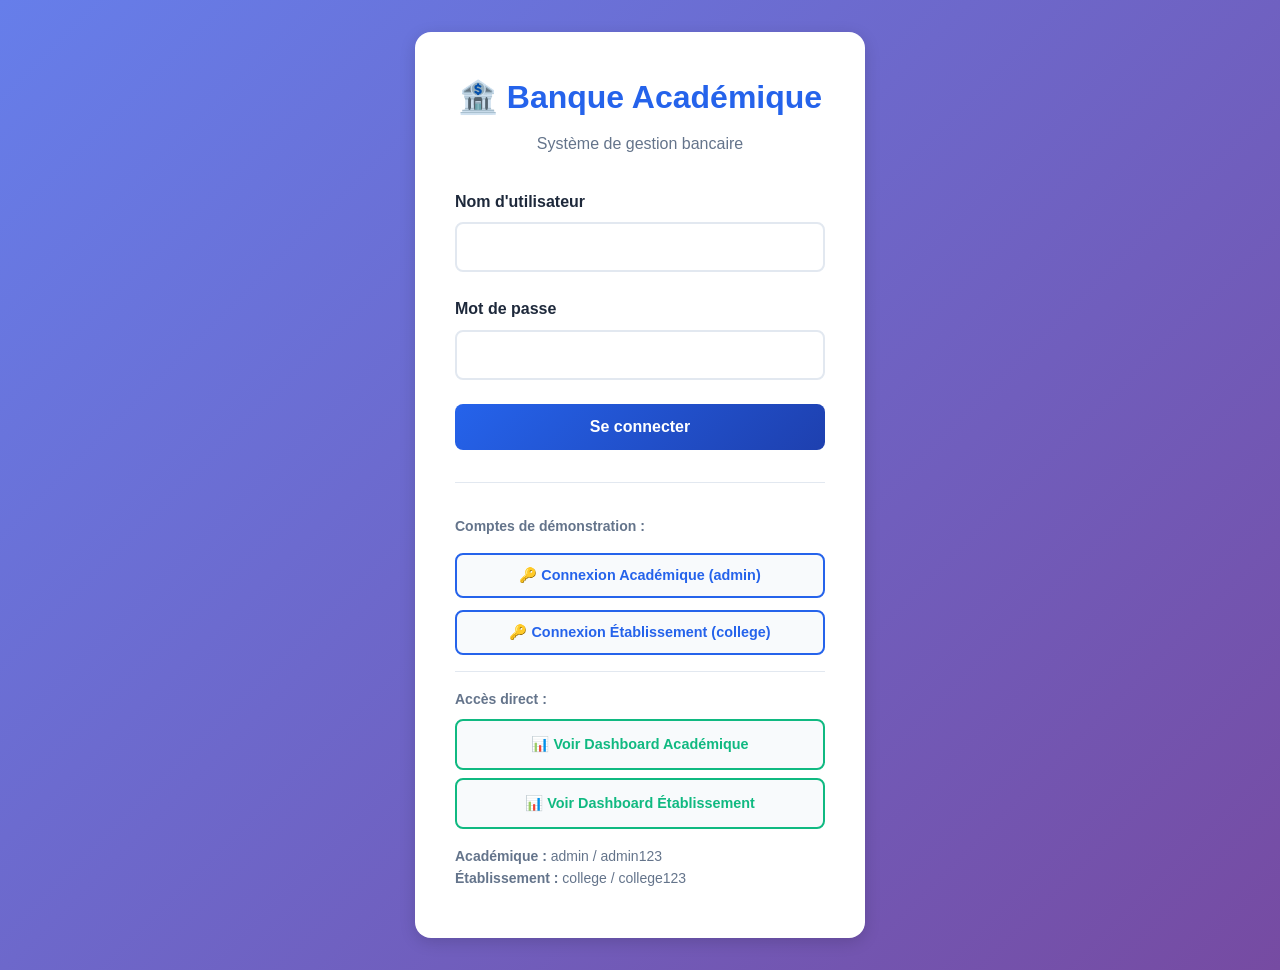
<file: index.html>
<!DOCTYPE html>
<html lang="fr">
<head>
    <meta charset="UTF-8">
    <meta name="viewport" content="width=device-width, initial-scale=1.0">
    <title>Banque Académique - Connexion</title>
    <link rel="stylesheet" href="style.css">
</head>
<body class="login-page">
    <div class="login-container">
        <div class="login-box">
            <div class="login-header">
                <h1>🏦 Banque Académique</h1>
                <p>Système de gestion bancaire</p>
            </div>
            
            <form id="loginForm" class="login-form">
                <div class="form-group">
                    <label for="username">Nom d'utilisateur</label>
                    <input type="text" id="username" name="username" required autocomplete="username">
                </div>
                
                <div class="form-group">
                    <label for="password">Mot de passe</label>
                    <input type="password" id="password" name="password" required autocomplete="current-password">
                </div>
                
                <div id="loginMessage" class="message"></div>
                
                <button type="submit" class="btn-primary" id="submitBtn">Se connecter</button>
            </form>
            
            <div class="login-info">
                <p><strong>Comptes de démonstration :</strong></p>
                <div class="quick-login-buttons">
                    <button class="btn-quick-login" id="btnLoginAdmin" onclick="quickLogin('admin', 'admin123')">
                        🔑 Connexion Académique (admin)
                    </button>
                    <button class="btn-quick-login" id="btnLoginCollege" onclick="quickLogin('college', 'college123')">
                        🔑 Connexion Établissement (college)
                    </button>
                </div>
                <div style="margin-top: 1rem; padding-top: 1rem; border-top: 1px solid var(--border-color);">
                    <p style="margin-bottom: 0.5rem; font-size: 0.875rem;">
                        <strong>Accès direct :</strong>
                    </p>
                    <a href="dashboard-academique.html" class="btn-direct-link" onclick="event.preventDefault(); goToDashboard('academique');">
                        📊 Voir Dashboard Académique
                    </a>
                    <a href="dashboard-etablissement.html" class="btn-direct-link" onclick="event.preventDefault(); goToDashboard('etablissement');">
                        📊 Voir Dashboard Établissement
                    </a>
                </div>
                <p style="margin-top: 1rem; font-size: 0.875rem;">
                    <strong>Académique :</strong> admin / admin123<br>
                    <strong>Établissement :</strong> college / college123
                </p>
            </div>
        </div>
    </div>
    
    <script src="data.js"></script>
    <script>
        // S'assurer que initData est appelée immédiatement
        if (typeof initData === 'function') {
            initData();
        }
    </script>
    <script src="auth.js"></script>
    <script src="app.js"></script>
    <script>
        // Vérification finale que tout est chargé
        window.addEventListener('load', () => {
            console.log('Page chargée. Fonctions disponibles:');
            console.log('initData:', typeof initData);
            console.log('login:', typeof login);
            console.log('quickLogin:', typeof quickLogin);
            console.log('goToDashboard:', typeof goToDashboard);
        });
    </script>
</body>
</html>
</file>
<file: style.css>
* {
    margin: 0;
    padding: 0;
    box-sizing: border-box;
}

:root {
    --primary-color: #2563eb;
    --primary-dark: #1e40af;
    --secondary-color: #64748b;
    --success-color: #10b981;
    --error-color: #ef4444;
    --warning-color: #f59e0b;
    --bg-color: #ffffff;
    --bg-light: #f8fafc;
    --bg-dark: #1e293b;
    --text-color: #1e293b;
    --text-light: #64748b;
    --border-color: #e2e8f0;
    --shadow: 0 2px 8px rgba(0, 0, 0, 0.1);
    --shadow-lg: 0 4px 16px rgba(0, 0, 0, 0.15);
}

body {
    font-family: -apple-system, BlinkMacSystemFont, 'Segoe UI', Roboto, 'Helvetica Neue', Arial, sans-serif;
    line-height: 1.6;
    color: var(--text-color);
    background-color: var(--bg-light);
}

/* Page de connexion */
.login-page {
    background: linear-gradient(135deg, #667eea 0%, #764ba2 100%);
    min-height: 100vh;
    display: flex;
    align-items: center;
    justify-content: center;
    padding: 2rem;
}

.login-container {
    width: 100%;
    max-width: 450px;
}

.login-box {
    background: var(--bg-color);
    border-radius: 16px;
    padding: 2.5rem;
    box-shadow: var(--shadow-lg);
}

.login-header {
    text-align: center;
    margin-bottom: 2rem;
}

.login-header h1 {
    font-size: 2rem;
    color: var(--primary-color);
    margin-bottom: 0.5rem;
}

.login-header p {
    color: var(--text-light);
}

.login-form .form-group {
    margin-bottom: 1.5rem;
}

.login-form label {
    display: block;
    margin-bottom: 0.5rem;
    font-weight: 600;
    color: var(--text-color);
}

.login-form input {
    width: 100%;
    padding: 0.875rem;
    border: 2px solid var(--border-color);
    border-radius: 8px;
    font-size: 1rem;
    transition: all 0.3s;
}

.login-form input:focus {
    outline: none;
    border-color: var(--primary-color);
    box-shadow: 0 0 0 3px rgba(37, 99, 235, 0.1);
}

.btn-primary {
    width: 100%;
    padding: 0.875rem;
    background: linear-gradient(135deg, var(--primary-color) 0%, var(--primary-dark) 100%);
    color: white;
    border: none;
    border-radius: 8px;
    font-size: 1rem;
    font-weight: 600;
    cursor: pointer;
    transition: all 0.3s;
}

.btn-primary:hover {
    transform: translateY(-2px);
    box-shadow: var(--shadow-lg);
}

.login-info {
    margin-top: 2rem;
    padding-top: 2rem;
    border-top: 1px solid var(--border-color);
    font-size: 0.875rem;
    color: var(--text-light);
}

.login-info p {
    margin-bottom: 0.5rem;
}

.quick-login-buttons {
    display: flex;
    flex-direction: column;
    gap: 0.75rem;
    margin-top: 1rem;
}

.btn-quick-login {
    padding: 0.75rem 1rem;
    background: var(--bg-light);
    border: 2px solid var(--primary-color);
    color: var(--primary-color);
    border-radius: 8px;
    cursor: pointer;
    font-weight: 600;
    font-size: 0.9rem;
    transition: all 0.3s;
    width: 100%;
}

.btn-quick-login:hover {
    background: var(--primary-color);
    color: white;
    transform: translateY(-2px);
    box-shadow: var(--shadow);
}

.btn-direct-link {
    display: block;
    padding: 0.75rem 1rem;
    background: var(--bg-light);
    border: 2px solid var(--success-color);
    color: var(--success-color);
    border-radius: 8px;
    cursor: pointer;
    font-weight: 600;
    font-size: 0.9rem;
    text-decoration: none;
    text-align: center;
    margin-bottom: 0.5rem;
    transition: all 0.3s;
}

.btn-direct-link:hover {
    background: var(--success-color);
    color: white;
    transform: translateY(-2px);
    box-shadow: var(--shadow);
}

/* Navbar */
.navbar {
    background: var(--bg-dark);
    color: white;
    padding: 1rem 0;
    box-shadow: var(--shadow);
}

.nav-container {
    max-width: 1400px;
    margin: 0 auto;
    padding: 0 2rem;
    display: flex;
    justify-content: space-between;
    align-items: center;
}

.navbar h1 {
    font-size: 1.5rem;
}

.nav-user {
    display: flex;
    align-items: center;
    gap: 1rem;
}

.btn-logout {
    padding: 0.5rem 1rem;
    background: var(--error-color);
    color: white;
    border: none;
    border-radius: 6px;
    cursor: pointer;
    font-weight: 500;
    transition: all 0.3s;
}

.btn-logout:hover {
    background: #dc2626;
}

/* Container */
.container {
    max-width: 1400px;
    margin: 0 auto;
    padding: 2rem;
}

/* Dashboard Grid */
.dashboard-grid {
    display: grid;
    grid-template-columns: 250px 1fr;
    gap: 2rem;
}

/* Sidebar */
.sidebar {
    background: var(--bg-color);
    border-radius: 12px;
    padding: 1.5rem;
    box-shadow: var(--shadow);
    height: fit-content;
    position: sticky;
    top: 2rem;
}

.menu {
    list-style: none;
}

.menu li {
    margin-bottom: 0.5rem;
}

.menu a {
    display: block;
    padding: 0.75rem 1rem;
    color: var(--text-color);
    text-decoration: none;
    border-radius: 8px;
    transition: all 0.3s;
}

.menu a:hover,
.menu a.active {
    background: var(--primary-color);
    color: white;
}

/* Main Content */
.main-content {
    background: var(--bg-color);
    border-radius: 12px;
    padding: 2rem;
    box-shadow: var(--shadow);
}

.content-section {
    display: none;
}

.content-section.active {
    display: block;
}

.content-section h2 {
    font-size: 1.75rem;
    margin-bottom: 1.5rem;
    color: var(--text-color);
}

.section-content {
    margin-top: 1rem;
}

/* Forms */
.form-card {
    background: var(--bg-light);
    padding: 2rem;
    border-radius: 12px;
    margin-bottom: 2rem;
}

.form-row {
    display: grid;
    grid-template-columns: 1fr 1fr;
    gap: 1.5rem;
    margin-bottom: 1.5rem;
}

.form-group {
    margin-bottom: 1.5rem;
}

.form-group label {
    display: block;
    margin-bottom: 0.5rem;
    font-weight: 600;
    color: var(--text-color);
}

.form-group input,
.form-group select,
.form-group textarea {
    width: 100%;
    padding: 0.875rem;
    border: 2px solid var(--border-color);
    border-radius: 8px;
    font-size: 1rem;
    font-family: inherit;
    transition: all 0.3s;
}

.form-group input:focus,
.form-group select:focus,
.form-group textarea:focus {
    outline: none;
    border-color: var(--primary-color);
    box-shadow: 0 0 0 3px rgba(37, 99, 235, 0.1);
}

.form-group textarea {
    resize: vertical;
    min-height: 100px;
}

.btn-secondary {
    padding: 0.75rem 1.5rem;
    background: var(--secondary-color);
    color: white;
    border: none;
    border-radius: 8px;
    cursor: pointer;
    font-weight: 500;
    transition: all 0.3s;
}

.btn-secondary:hover {
    background: #475569;
}

.btn-danger {
    padding: 0.5rem 1rem;
    background: var(--error-color);
    color: white;
    border: none;
    border-radius: 6px;
    cursor: pointer;
    font-size: 0.875rem;
    transition: all 0.3s;
}

.btn-danger:hover {
    background: #dc2626;
}

/* Messages */
.message {
    padding: 1rem;
    border-radius: 8px;
    margin-top: 1rem;
    display: none;
}

.message.success {
    background: #d1fae5;
    color: #065f46;
    border: 2px solid var(--success-color);
}

.message.error {
    background: #fee2e2;
    color: #991b1b;
    border: 2px solid var(--error-color);
}

/* Tables */
.table-container {
    overflow-x: auto;
    margin-top: 1.5rem;
}

table {
    width: 100%;
    border-collapse: collapse;
    background: var(--bg-color);
    border-radius: 8px;
    overflow: hidden;
}

thead {
    background: var(--bg-dark);
    color: white;
}

th, td {
    padding: 1rem;
    text-align: left;
    border-bottom: 1px solid var(--border-color);
}

tbody tr:hover {
    background: var(--bg-light);
}

.positive {
    color: var(--success-color);
    font-weight: 600;
}

.negative {
    color: var(--error-color);
    font-weight: 600;
}

/* Badges */
.badge {
    display: inline-block;
    padding: 0.25rem 0.75rem;
    border-radius: 9999px;
    font-size: 0.75rem;
    font-weight: 600;
    text-transform: uppercase;
}

.badge-success {
    background: #d1fae5;
    color: #065f46;
}

.badge-primary {
    background: #dbeafe;
    color: #1e40af;
}

.badge-secondary {
    background: #e2e8f0;
    color: #475569;
}

.badge-virement {
    background: #fef3c7;
    color: #92400e;
}

.badge-depot {
    background: #d1fae5;
    color: #065f46;
}

.badge-retrait {
    background: #fee2e2;
    color: #991b1b;
}

/* Balance Cards */
.balance-card {
    background: linear-gradient(135deg, var(--primary-color) 0%, var(--primary-dark) 100%);
    color: white;
    padding: 2rem;
    border-radius: 12px;
    margin-bottom: 1.5rem;
    box-shadow: var(--shadow);
}

.balance-card h3 {
    font-size: 1rem;
    margin-bottom: 0.5rem;
    opacity: 0.9;
}

.balance-amount {
    font-size: 2.5rem;
    font-weight: 700;
    margin-bottom: 0.5rem;
}

.balance-type {
    font-size: 0.875rem;
    opacity: 0.8;
}

.cards-grid {
    display: grid;
    grid-template-columns: repeat(auto-fill, minmax(300px, 1fr));
    gap: 1.5rem;
}

/* Action Bar */
.action-bar {
    margin-bottom: 1.5rem;
}

/* Filters */
.filters {
    display: flex;
    gap: 1rem;
    margin-bottom: 1.5rem;
    flex-wrap: wrap;
}

.filters select,
.filters input {
    padding: 0.75rem;
    border: 2px solid var(--border-color);
    border-radius: 8px;
    font-size: 1rem;
}

/* Responsive */
@media (max-width: 1024px) {
    .dashboard-grid {
        grid-template-columns: 1fr;
    }
    
    .sidebar {
        position: static;
    }
    
    .menu {
        display: flex;
        flex-wrap: wrap;
        gap: 0.5rem;
    }
    
    .menu li {
        margin-bottom: 0;
    }
}

@media (max-width: 768px) {
    .container {
        padding: 1rem;
    }
    
    .nav-container {
        flex-direction: column;
        gap: 1rem;
    }
    
    .form-row {
        grid-template-columns: 1fr;
    }
    
    .cards-grid {
        grid-template-columns: 1fr;
    }
    
    .filters {
        flex-direction: column;
    }
    
    .filters select,
    .filters input,
    .filters button {
        width: 100%;
    }
}

@media (max-width: 480px) {
    .login-box {
        padding: 1.5rem;
    }
    
    .main-content {
        padding: 1rem;
    }
    
    .table-container {
        font-size: 0.875rem;
    }
    
    th, td {
        padding: 0.5rem;
    }
}
</file>
